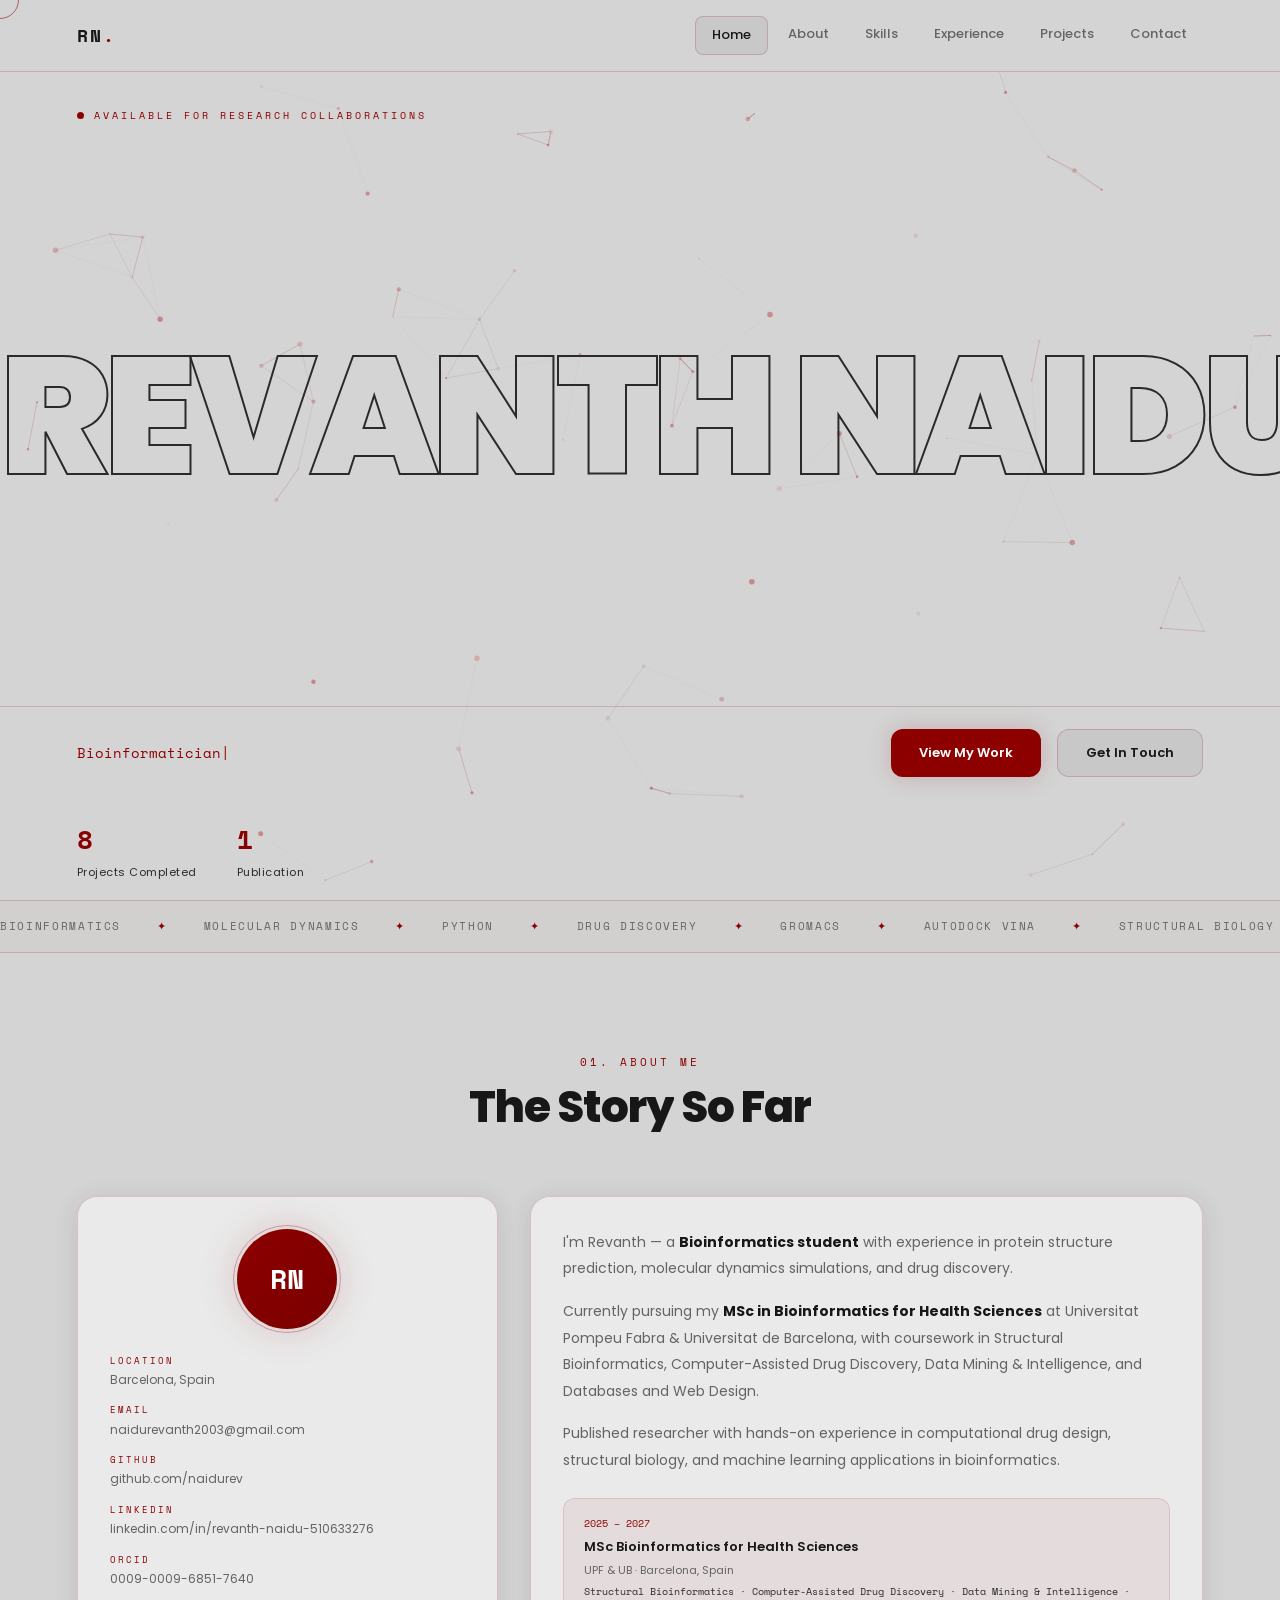
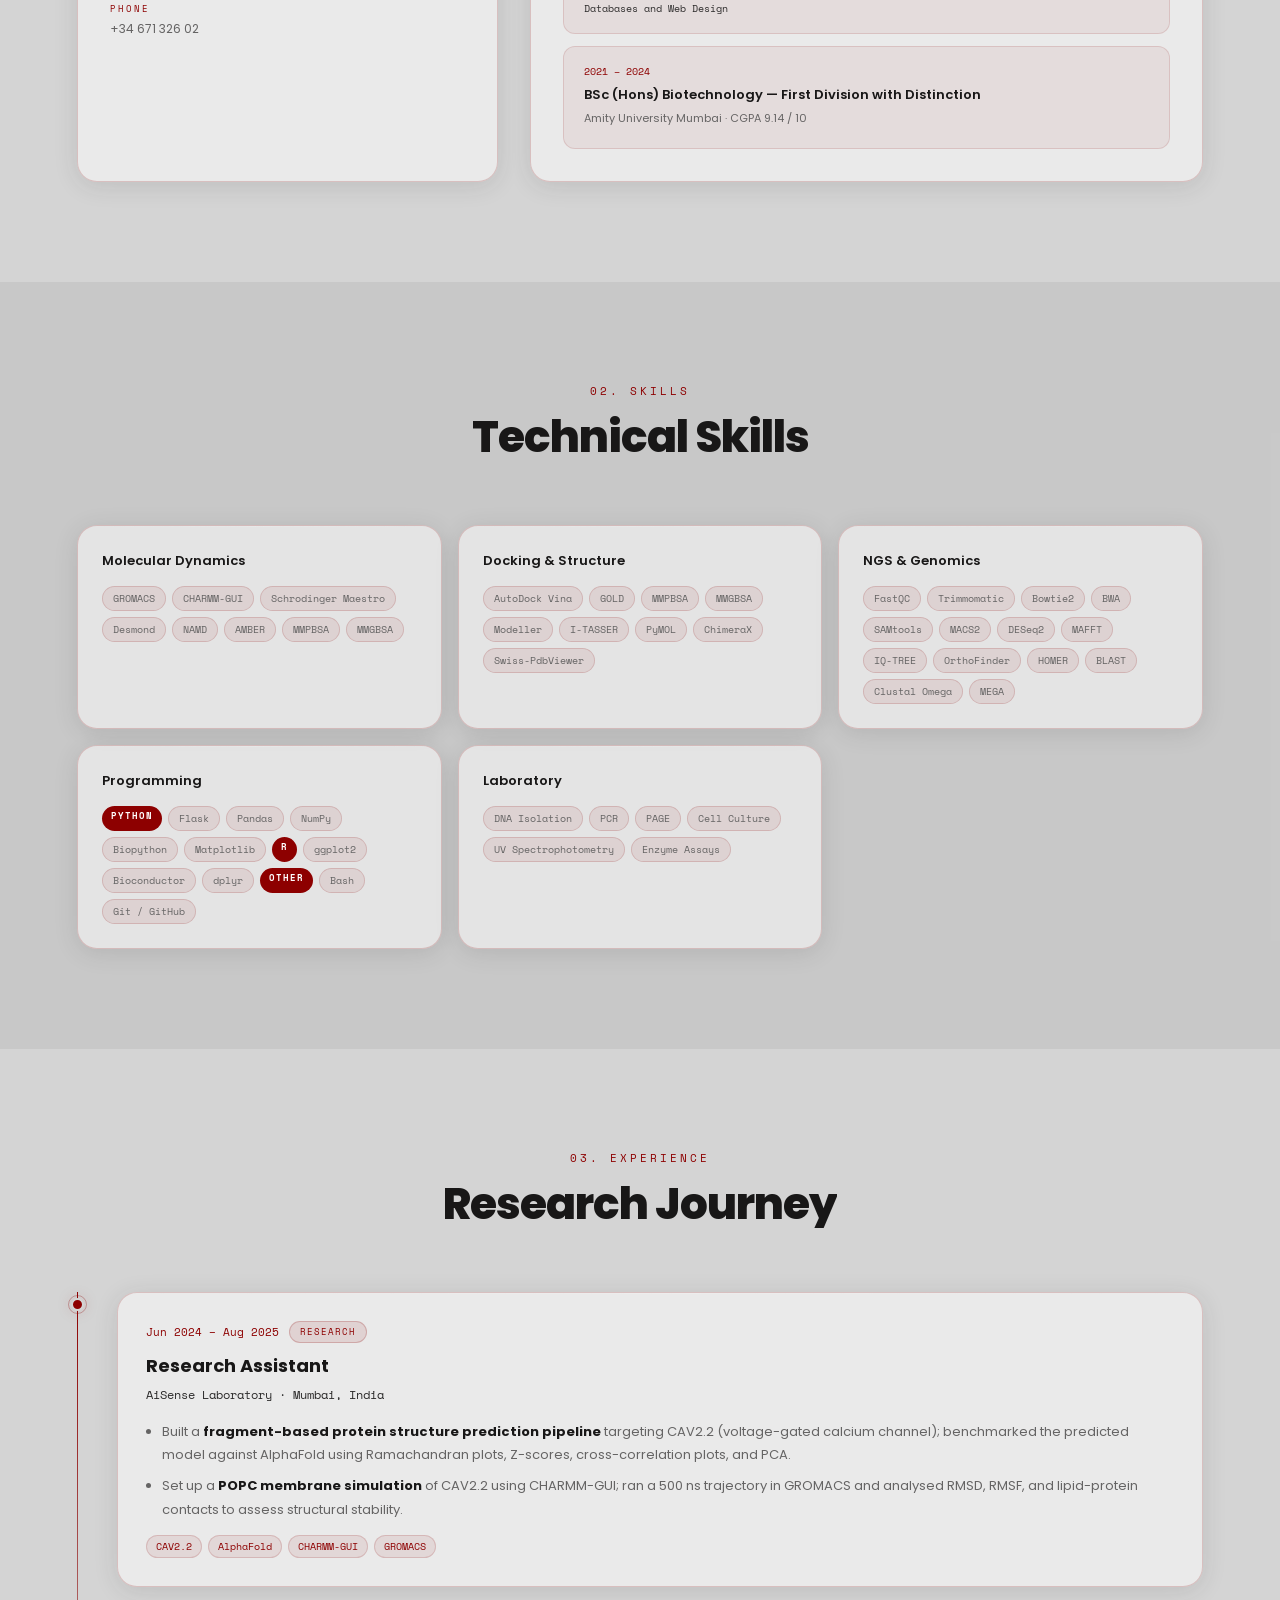
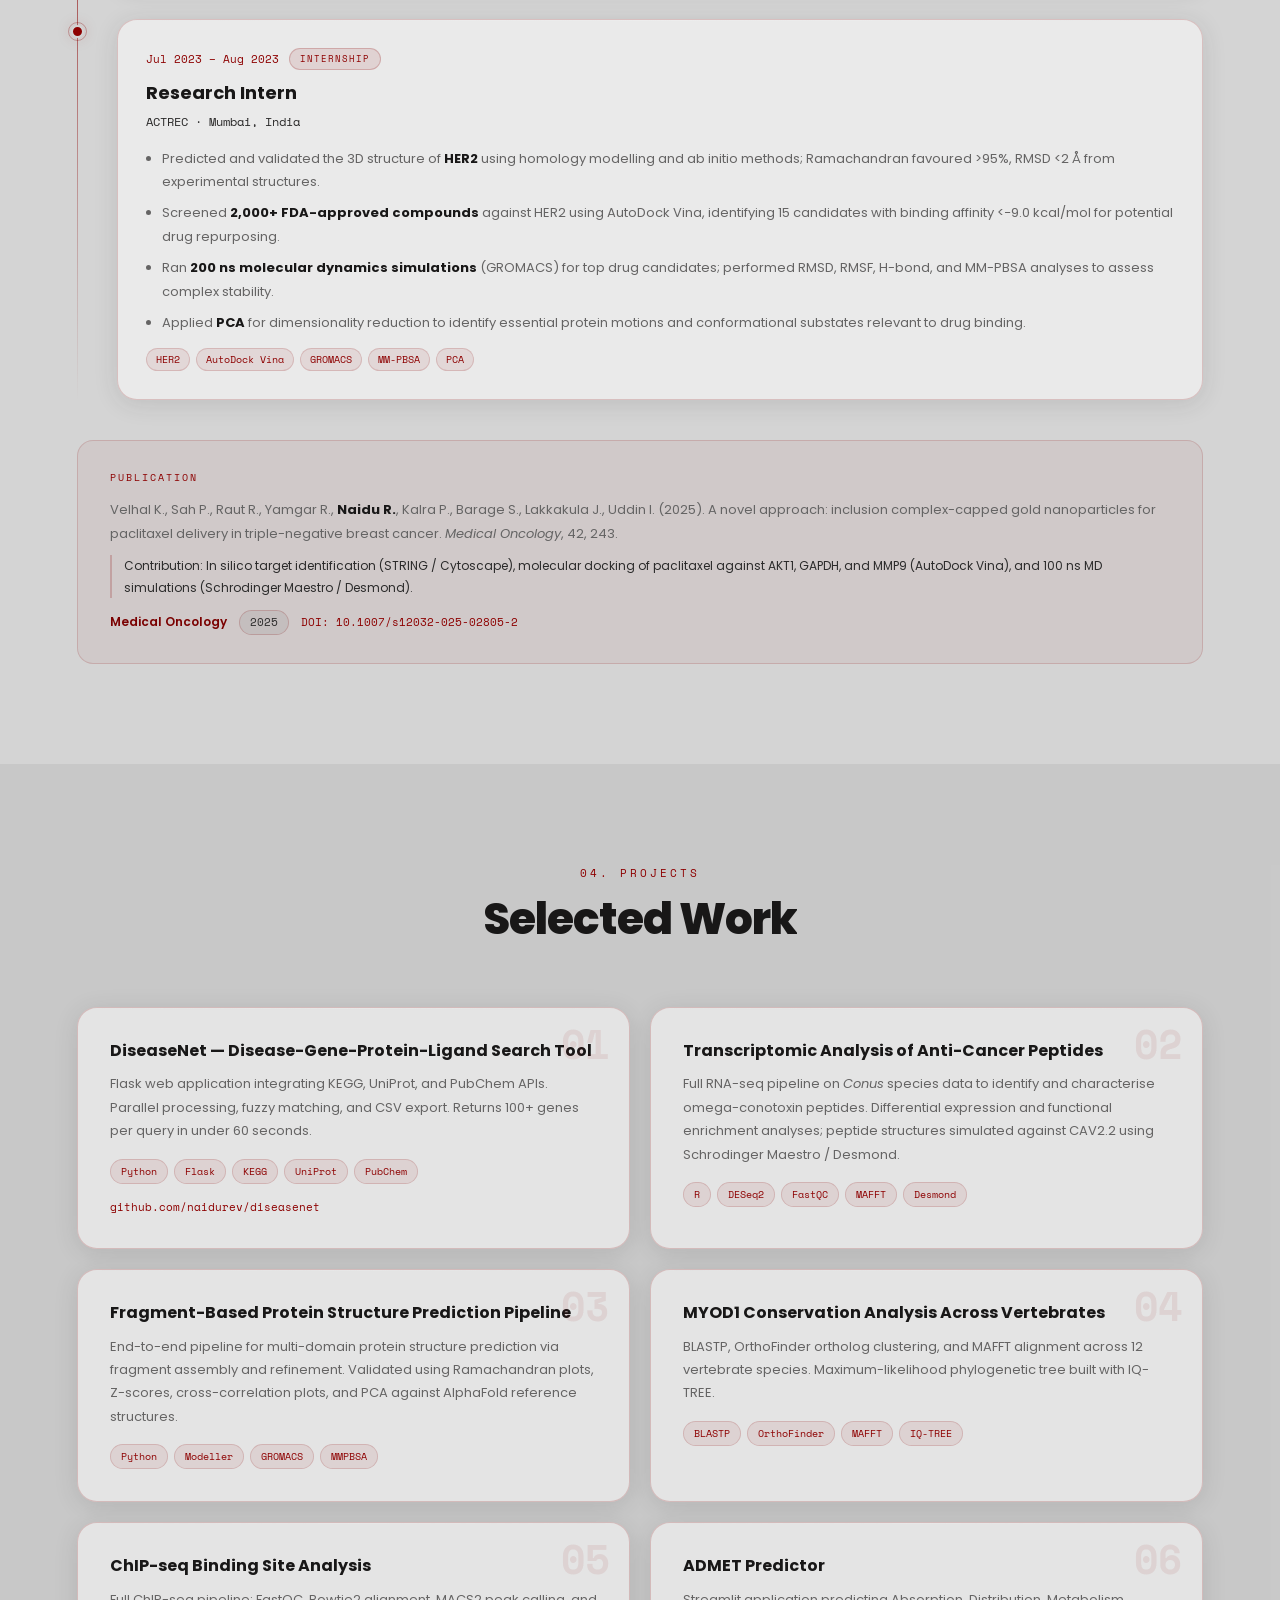
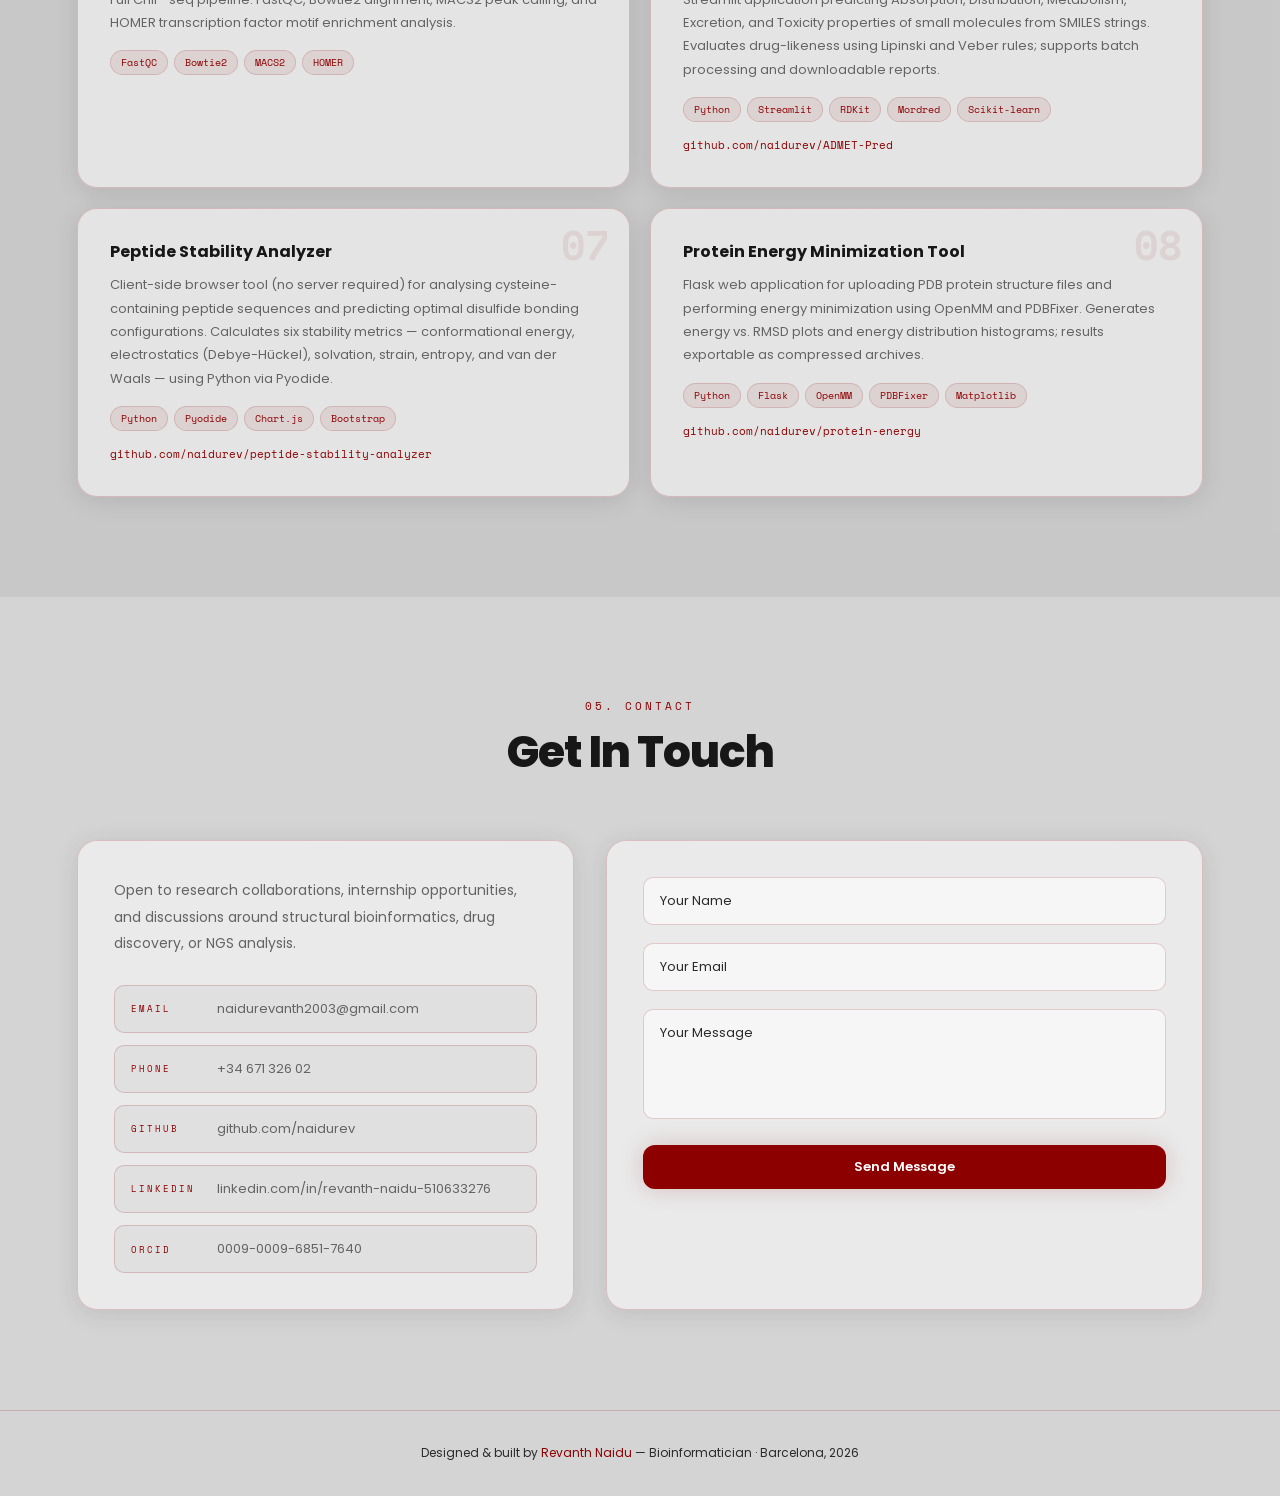
<file: index.html>
<!DOCTYPE html>
<html lang="en">
<head>
    <meta charset="UTF-8">
    <meta name="viewport" content="width=device-width, initial-scale=1.0">
    <title>Revanth Naidu | Bioinformatician</title>
    <link rel="icon" type="image/svg+xml" href="data:image/svg+xml,%3Csvg xmlns='http://www.w3.org/2000/svg' viewBox='0 0 64 64'%3E%3Crect width='64' height='64' rx='12' fill='%23d4d4d4'/%3E%3Ctext x='6' y='44' font-family='monospace' font-weight='700' font-size='28' fill='%23181717'%3ERN%3C/text%3E%3Ctext x='52' y='44' font-family='monospace' font-weight='700' font-size='28' fill='%238d0000'%3E.%3C/text%3E%3C/svg%3E">
    <link rel="stylesheet" href="style.css">
    <link href="https://fonts.googleapis.com/css2?family=Poppins:wght@300;400;500;600;700;800;900&family=Space+Mono:wght@400;700&display=swap" rel="stylesheet">
</head>
<body>

    <canvas id="bgCanvas" style="position:fixed;top:0;left:0;width:100%;height:100%;z-index:0;pointer-events:none;"></canvas>

    <!-- NAV -->
    <header class="header" id="header">
        <a href="#home" class="logo">RN<span>.</span></a>
        <nav class="navbar">
            <a href="#home" class="nav-link active">Home</a>
            <a href="#about" class="nav-link">About</a>
            <a href="#skills" class="nav-link">Skills</a>
            <a href="#experience" class="nav-link">Experience</a>
            <a href="#projects" class="nav-link">Projects</a>
            <a href="#contact" class="nav-link">Contact</a>
        </nav>
        <div class="hamburger" id="hamburger"><span></span><span></span><span></span></div>
    </header>

    <!-- HERO -->
    <section class="hero" id="home">

        <!-- Badge -->
        <div class="hero-top">
            <div class="hero-badge">
                <div class="badge-dot"></div>
                Available for research collaborations
            </div>
        </div>

        <!-- Scrolling name marquee -->
        <div class="hero-name-row">
            <div class="hero-name-track">
                <span class="hero-name-item">REVANTH NAIDU</span><span class="hero-name-sep">◆</span>
                <span class="hero-name-item">REVANTH NAIDU</span><span class="hero-name-sep">◆</span>
                <span class="hero-name-item">REVANTH NAIDU</span><span class="hero-name-sep">◆</span>
                <span class="hero-name-item">REVANTH NAIDU</span><span class="hero-name-sep">◆</span>
            </div>
        </div>

        <!-- Bottom: typed role + CTA -->
        <div class="hero-bottom">
            <div class="hero-role">
                <span id="typed-text"></span><span class="cursor" style="color:var(--accent);animation:blink 0.8s step-end infinite">|</span>
            </div>
            <div class="hero-cta">
                <a href="#projects" class="btn btn-primary">View My Work</a>
                <a href="#contact" class="btn btn-outline">Get In Touch</a>
            </div>
        </div>

        <!-- Stats -->
        <div class="hero-stats">
            <div class="stat">
                <span class="stat-num"><span data-target="8">0</span></span>
                <span class="stat-label">Projects Completed</span>
            </div>
            <div class="stat">
                <span class="stat-num"><span data-target="1">0</span></span>
                <span class="stat-label">Publication</span>
            </div>
        </div>

    </section>

    <!-- MARQUEE BAND -->
    <div class="marquee-band">
        <div class="marquee-track">
            <span>Bioinformatics</span><span class="marquee-dot">✦</span>
            <span>Molecular Dynamics</span><span class="marquee-dot">✦</span>
            <span>Python</span><span class="marquee-dot">✦</span>
            <span>Drug Discovery</span><span class="marquee-dot">✦</span>
            <span>GROMACS</span><span class="marquee-dot">✦</span>
            <span>AutoDock Vina</span><span class="marquee-dot">✦</span>
            <span>Structural Biology</span><span class="marquee-dot">✦</span>
            <span>MMPBSA</span><span class="marquee-dot">✦</span>
            <span>RNA-seq</span><span class="marquee-dot">✦</span>
            <span>Barcelona</span><span class="marquee-dot">✦</span>
            <span>Bioinformatics</span><span class="marquee-dot">✦</span>
            <span>Molecular Dynamics</span><span class="marquee-dot">✦</span>
            <span>Python</span><span class="marquee-dot">✦</span>
            <span>Drug Discovery</span><span class="marquee-dot">✦</span>
            <span>GROMACS</span><span class="marquee-dot">✦</span>
            <span>AutoDock Vina</span><span class="marquee-dot">✦</span>
            <span>Structural Biology</span><span class="marquee-dot">✦</span>
            <span>MMGBSA</span><span class="marquee-dot">✦</span>
            <span>RNA-seq</span><span class="marquee-dot">✦</span>
            <span>Barcelona</span><span class="marquee-dot">✦</span>
        </div>
    </div>

    <!-- ABOUT -->
    <section class="section" id="about">
        <div class="section-header reveal">
            <span class="section-tag">01. About Me</span>
            <h2 class="section-title">The Story So Far</h2>
        </div>
        <div class="about-grid">
            <div class="glass-card about-info-card reveal">
                <div class="about-avatar-glass">RN</div>
                <div class="info-rows">
                    <div class="info-row"><span class="info-key">Location</span><span class="info-val">Barcelona, Spain</span></div>
                    <div class="info-row"><span class="info-key">Email</span><span class="info-val">naidurevanth2003@gmail.com</span></div>
                    <div class="info-row"><span class="info-key">GitHub</span><span class="info-val">github.com/naidurev</span></div>
                    <div class="info-row"><span class="info-key">LinkedIn</span><span class="info-val">linkedin.com/in/revanth-naidu-510633276</span></div>
                    <div class="info-row"><span class="info-key">ORCID</span><span class="info-val">0009-0009-6851-7640</span></div>
                    <div class="info-row"><span class="info-key">Phone</span><span class="info-val">+34 671 326 02</span></div>
                </div>
            </div>
            <div class="glass-card about-body reveal reveal-delay-1">
                <p>I'm Revanth — a <strong>Bioinformatics student</strong> with experience in protein structure prediction, molecular dynamics simulations, and drug discovery.</p>
                <p>Currently pursuing my <strong>MSc in Bioinformatics for Health Sciences</strong> at Universitat Pompeu Fabra &amp; Universitat de Barcelona, with coursework in Structural Bioinformatics, Computer-Assisted Drug Discovery, Data Mining &amp; Intelligence, and Databases and Web Design.</p>
                <p>Published researcher with hands-on experience in computational drug design, structural biology, and machine learning applications in bioinformatics.</p>
                <div class="edu-cards">
                    <div class="edu-card">
                        <div class="edu-year">2025 – 2027</div>
                        <div class="edu-degree">MSc Bioinformatics for Health Sciences</div>
                        <div class="edu-school">UPF &amp; UB · Barcelona, Spain</div>
                        <div class="edu-courses">Structural Bioinformatics · Computer-Assisted Drug Discovery · Data Mining &amp; Intelligence · Databases and Web Design</div>
                    </div>
                    <div class="edu-card">
                        <div class="edu-year">2021 – 2024</div>
                        <div class="edu-degree">BSc (Hons) Biotechnology — First Division with Distinction</div>
                        <div class="edu-school">Amity University Mumbai · CGPA 9.14 / 10</div>
                    </div>
                </div>
            </div>
        </div>
    </section>

    <!-- SKILLS -->
    <section class="section section-alt" id="skills">
        <div class="section-header reveal">
            <span class="section-tag">02. Skills</span>
            <h2 class="section-title">Technical Skills</h2>
        </div>
        <div class="skills-grid">
            <div class="glass-card skill-card reveal">
                <h3>Molecular Dynamics</h3>
                <div class="skill-tags">
                    <span class="skill-tag">GROMACS</span><span class="skill-tag">CHARMM-GUI</span><span class="skill-tag">Schrodinger Maestro</span><span class="skill-tag">Desmond</span><span class="skill-tag">NAMD</span><span class="skill-tag">AMBER</span><span class="skill-tag">MMPBSA</span><span class="skill-tag">MMGBSA</span>
                </div>
            </div>
            <div class="glass-card skill-card reveal reveal-delay-1">
                <h3>Docking &amp; Structure</h3>
                <div class="skill-tags">
                    <span class="skill-tag">AutoDock Vina</span><span class="skill-tag">GOLD</span><span class="skill-tag">MMPBSA</span><span class="skill-tag">MMGBSA</span><span class="skill-tag">Modeller</span><span class="skill-tag">I-TASSER</span><span class="skill-tag">PyMOL</span><span class="skill-tag">ChimeraX</span><span class="skill-tag">Swiss-PdbViewer</span>
                </div>
            </div>
            <div class="glass-card skill-card reveal reveal-delay-2">
                <h3>NGS &amp; Genomics</h3>
                <div class="skill-tags">
                    <span class="skill-tag">FastQC</span><span class="skill-tag">Trimmomatic</span><span class="skill-tag">Bowtie2</span><span class="skill-tag">BWA</span><span class="skill-tag">SAMtools</span><span class="skill-tag">MACS2</span><span class="skill-tag">DESeq2</span><span class="skill-tag">MAFFT</span><span class="skill-tag">IQ-TREE</span><span class="skill-tag">OrthoFinder</span><span class="skill-tag">HOMER</span><span class="skill-tag">BLAST</span><span class="skill-tag">Clustal Omega</span><span class="skill-tag">MEGA</span>
                </div>
            </div>
            <div class="glass-card skill-card reveal reveal-delay-2">
                <h3>Programming</h3>
                <div class="skill-tags">
                    <span class="skill-lang">Python</span><span class="skill-tag">Flask</span><span class="skill-tag">Pandas</span><span class="skill-tag">NumPy</span><span class="skill-tag">Biopython</span><span class="skill-tag">Matplotlib</span>
                    <span class="skill-lang">R</span><span class="skill-tag">ggplot2</span><span class="skill-tag">Bioconductor</span><span class="skill-tag">dplyr</span>
                    <span class="skill-lang">Other</span><span class="skill-tag">Bash</span><span class="skill-tag">Git / GitHub</span>
                </div>
            </div>
            <div class="glass-card skill-card reveal reveal-delay-3">
                <h3>Laboratory</h3>
                <div class="skill-tags">
                    <span class="skill-tag">DNA Isolation</span><span class="skill-tag">PCR</span><span class="skill-tag">PAGE</span><span class="skill-tag">Cell Culture</span><span class="skill-tag">UV Spectrophotometry</span><span class="skill-tag">Enzyme Assays</span>
                </div>
            </div>
        </div>
    </section>

    <!-- EXPERIENCE -->
    <section class="section" id="experience">
        <div class="section-header reveal">
            <span class="section-tag">03. Experience</span>
            <h2 class="section-title">Research Journey</h2>
        </div>
        <div class="timeline">
            <div class="tl-item reveal">
                <div class="tl-dot"></div>
                <div class="glass-card tl-content">
                    <div class="tl-meta">
                        <span class="tl-date">Jun 2024 – Aug 2025</span>
                        <span class="tl-badge">Research</span>
                    </div>
                    <div class="tl-role">Research Assistant</div>
                    <div class="tl-org">AiSense Laboratory · Mumbai, India</div>
                    <ul class="tl-list">
                        <li>Built a <strong>fragment-based protein structure prediction pipeline</strong> targeting CAV2.2 (voltage-gated calcium channel); benchmarked the predicted model against AlphaFold using Ramachandran plots, Z-scores, cross-correlation plots, and PCA.</li>
                        <li>Set up a <strong>POPC membrane simulation</strong> of CAV2.2 using CHARMM-GUI; ran a 500 ns trajectory in GROMACS and analysed RMSD, RMSF, and lipid-protein contacts to assess structural stability.</li>
                    </ul>
                    <div class="tl-tags"><span class="tl-tag">CAV2.2</span><span class="tl-tag">AlphaFold</span><span class="tl-tag">CHARMM-GUI</span><span class="tl-tag">GROMACS</span></div>
                </div>
            </div>
            <div class="tl-item reveal reveal-delay-1">
                <div class="tl-dot"></div>
                <div class="glass-card tl-content">
                    <div class="tl-meta">
                        <span class="tl-date">Jul 2023 – Aug 2023</span>
                        <span class="tl-badge">Internship</span>
                    </div>
                    <div class="tl-role">Research Intern</div>
                    <div class="tl-org">ACTREC · Mumbai, India</div>
                    <ul class="tl-list">
                        <li>Predicted and validated the 3D structure of <strong>HER2</strong> using homology modelling and ab initio methods; Ramachandran favoured &gt;95%, RMSD &lt;2 Å from experimental structures.</li>
                        <li>Screened <strong>2,000+ FDA-approved compounds</strong> against HER2 using AutoDock Vina, identifying 15 candidates with binding affinity &lt;−9.0 kcal/mol for potential drug repurposing.</li>
                        <li>Ran <strong>200 ns molecular dynamics simulations</strong> (GROMACS) for top drug candidates; performed RMSD, RMSF, H-bond, and MM-PBSA analyses to assess complex stability.</li>
                        <li>Applied <strong>PCA</strong> for dimensionality reduction to identify essential protein motions and conformational substates relevant to drug binding.</li>
                    </ul>
                    <div class="tl-tags"><span class="tl-tag">HER2</span><span class="tl-tag">AutoDock Vina</span><span class="tl-tag">GROMACS</span><span class="tl-tag">MM-PBSA</span><span class="tl-tag">PCA</span></div>
                </div>
            </div>
        </div>
        <div class="pub-card reveal">
            <div class="pub-label">Publication</div>
            <p class="pub-text">Velhal K., Sah P., Raut R., Yamgar R., <strong>Naidu R.</strong>, Kalra P., Barage S., Lakkakula J., Uddin I. (2025). A novel approach: inclusion complex-capped gold nanoparticles for paclitaxel delivery in triple-negative breast cancer. <em>Medical Oncology</em>, 42, 243.</p>
            <p class="pub-contrib">Contribution: In silico target identification (STRING / Cytoscape), molecular docking of paclitaxel against AKT1, GAPDH, and MMP9 (AutoDock Vina), and 100 ns MD simulations (Schrodinger Maestro / Desmond).</p>
            <div class="pub-meta">
                <span class="pub-journal">Medical Oncology</span>
                <span class="pub-year">2025</span>
                <a href="https://doi.org/10.1007/s12032-025-02805-2" class="pub-doi" target="_blank" rel="noopener">DOI: 10.1007/s12032-025-02805-2</a>
            </div>
        </div>
    </section>

    <!-- PROJECTS -->
    <section class="section section-alt" id="projects">
        <div class="section-header reveal">
            <span class="section-tag">04. Projects</span>
            <h2 class="section-title">Selected Work</h2>
        </div>
        <div class="projects-grid">
            <div class="glass-card reveal">
                <div class="proj-num">01</div>
                <div class="proj-card-inner">
                    <div class="proj-title">DiseaseNet — Disease-Gene-Protein-Ligand Search Tool</div>
                    <p class="proj-desc">Flask web application integrating KEGG, UniProt, and PubChem APIs. Parallel processing, fuzzy matching, and CSV export. Returns 100+ genes per query in under 60 seconds.</p>
                    <div class="proj-tags"><span class="proj-tag">Python</span><span class="proj-tag">Flask</span><span class="proj-tag">KEGG</span><span class="proj-tag">UniProt</span><span class="proj-tag">PubChem</span></div>
                    <a href="https://github.com/naidurev/diseasenet" class="proj-link" target="_blank" rel="noopener">github.com/naidurev/diseasenet</a>
                </div>
            </div>
            <div class="glass-card reveal reveal-delay-1">
                <div class="proj-num">02</div>
                <div class="proj-card-inner">
                    <div class="proj-title">Transcriptomic Analysis of Anti-Cancer Peptides</div>
                    <p class="proj-desc">Full RNA-seq pipeline on <em>Conus</em> species data to identify and characterise omega-conotoxin peptides. Differential expression and functional enrichment analyses; peptide structures simulated against CAV2.2 using Schrodinger Maestro / Desmond.</p>
                    <div class="proj-tags"><span class="proj-tag">R</span><span class="proj-tag">DESeq2</span><span class="proj-tag">FastQC</span><span class="proj-tag">MAFFT</span><span class="proj-tag">Desmond</span></div>
                </div>
            </div>
            <div class="glass-card reveal reveal-delay-2">
                <div class="proj-num">03</div>
                <div class="proj-card-inner">
                    <div class="proj-title">Fragment-Based Protein Structure Prediction Pipeline</div>
                    <p class="proj-desc">End-to-end pipeline for multi-domain protein structure prediction via fragment assembly and refinement. Validated using Ramachandran plots, Z-scores, cross-correlation plots, and PCA against AlphaFold reference structures.</p>
                    <div class="proj-tags"><span class="proj-tag">Python</span><span class="proj-tag">Modeller</span><span class="proj-tag">GROMACS</span><span class="proj-tag">MMPBSA</span></div>
                </div>
            </div>
            <div class="glass-card reveal reveal-delay-3">
                <div class="proj-num">04</div>
                <div class="proj-card-inner">
                    <div class="proj-title">MYOD1 Conservation Analysis Across Vertebrates</div>
                    <p class="proj-desc">BLASTP, OrthoFinder ortholog clustering, and MAFFT alignment across 12 vertebrate species. Maximum-likelihood phylogenetic tree built with IQ-TREE.</p>
                    <div class="proj-tags"><span class="proj-tag">BLASTP</span><span class="proj-tag">OrthoFinder</span><span class="proj-tag">MAFFT</span><span class="proj-tag">IQ-TREE</span></div>
                </div>
            </div>
            <div class="glass-card reveal">
                <div class="proj-num">05</div>
                <div class="proj-card-inner">
                    <div class="proj-title">ChIP-seq Binding Site Analysis</div>
                    <p class="proj-desc">Full ChIP-seq pipeline: FastQC, Bowtie2 alignment, MACS2 peak calling, and HOMER transcription factor motif enrichment analysis.</p>
                    <div class="proj-tags"><span class="proj-tag">FastQC</span><span class="proj-tag">Bowtie2</span><span class="proj-tag">MACS2</span><span class="proj-tag">HOMER</span></div>
                </div>
            </div>
            <div class="glass-card reveal reveal-delay-1">
                <div class="proj-num">06</div>
                <div class="proj-card-inner">
                    <div class="proj-title">ADMET Predictor</div>
                    <p class="proj-desc">Streamlit application predicting Absorption, Distribution, Metabolism, Excretion, and Toxicity properties of small molecules from SMILES strings. Evaluates drug-likeness using Lipinski and Veber rules; supports batch processing and downloadable reports.</p>
                    <div class="proj-tags"><span class="proj-tag">Python</span><span class="proj-tag">Streamlit</span><span class="proj-tag">RDKit</span><span class="proj-tag">Mordred</span><span class="proj-tag">Scikit-learn</span></div>
                    <a href="https://github.com/naidurev/ADMET-Pred" class="proj-link" target="_blank" rel="noopener">github.com/naidurev/ADMET-Pred</a>
                </div>
            </div>
            <div class="glass-card reveal reveal-delay-2">
                <div class="proj-num">07</div>
                <div class="proj-card-inner">
                    <div class="proj-title">Peptide Stability Analyzer</div>
                    <p class="proj-desc">Client-side browser tool (no server required) for analysing cysteine-containing peptide sequences and predicting optimal disulfide bonding configurations. Calculates six stability metrics — conformational energy, electrostatics (Debye-Hückel), solvation, strain, entropy, and van der Waals — using Python via Pyodide.</p>
                    <div class="proj-tags"><span class="proj-tag">Python</span><span class="proj-tag">Pyodide</span><span class="proj-tag">Chart.js</span><span class="proj-tag">Bootstrap</span></div>
                    <a href="https://github.com/naidurev/peptide-stability-analyzer" class="proj-link" target="_blank" rel="noopener">github.com/naidurev/peptide-stability-analyzer</a>
                </div>
            </div>
            <div class="glass-card reveal reveal-delay-3">
                <div class="proj-num">08</div>
                <div class="proj-card-inner">
                    <div class="proj-title">Protein Energy Minimization Tool</div>
                    <p class="proj-desc">Flask web application for uploading PDB protein structure files and performing energy minimization using OpenMM and PDBFixer. Generates energy vs. RMSD plots and energy distribution histograms; results exportable as compressed archives.</p>
                    <div class="proj-tags"><span class="proj-tag">Python</span><span class="proj-tag">Flask</span><span class="proj-tag">OpenMM</span><span class="proj-tag">PDBFixer</span><span class="proj-tag">Matplotlib</span></div>
                    <a href="https://github.com/naidurev/protein-energy" class="proj-link" target="_blank" rel="noopener">github.com/naidurev/protein-energy</a>
                </div>
            </div>
        </div>
    </section>

    <!-- CONTACT -->
    <section class="section" id="contact">
        <div class="section-header reveal">
            <span class="section-tag">05. Contact</span>
            <h2 class="section-title">Get In Touch</h2>
        </div>
        <div class="contact-grid">
            <div class="glass-card contact-info reveal">
                <p>Open to research collaborations, internship opportunities, and discussions around structural bioinformatics, drug discovery, or NGS analysis.</p>
                <div class="contact-links">
                    <a href="mailto:naidurevanth2003@gmail.com" class="contact-row"><span class="contact-key">Email</span><span>naidurevanth2003@gmail.com</span></a>
                    <a href="tel:+34671326002" class="contact-row"><span class="contact-key">Phone</span><span>+34 671 326 02</span></a>
                    <a href="https://github.com/naidurev" class="contact-row" target="_blank" rel="noopener"><span class="contact-key">GitHub</span><span>github.com/naidurev</span></a>
                    <a href="https://www.linkedin.com/in/revanth-naidu-510633276" class="contact-row" target="_blank" rel="noopener"><span class="contact-key">LinkedIn</span><span>linkedin.com/in/revanth-naidu-510633276</span></a>
                    <div class="contact-row"><span class="contact-key">ORCID</span><span>0009-0009-6851-7640</span></div>
                </div>
            </div>
            <div class="glass-card contact-form-wrap reveal reveal-delay-1">
                <form id="contactForm">
                    <div class="form-group">
                        <input type="text" class="form-input" placeholder="Your Name" required>
                    </div>
                    <div class="form-group">
                        <input type="email" class="form-input" placeholder="Your Email" required>
                    </div>
                    <div class="form-group">
                        <textarea class="form-input form-textarea" placeholder="Your Message" required></textarea>
                    </div>
                    <button type="submit" class="btn btn-primary btn-full">Send Message</button>
                </form>
            </div>
        </div>
    </section>

    <footer class="footer">
        <p>Designed &amp; built by <span>Revanth Naidu</span> &mdash; Bioinformatician &middot; Barcelona, 2026</p>
    </footer>

    <button class="scroll-top" id="scrollTop">↑</button>

    <!-- CUSTOM CURSOR ELEMENTS -->
    <div id="cursor-dot"></div>
    <div id="cursor-ring"></div>

    <style>
        @keyframes blink { 0%,100%{opacity:1} 50%{opacity:0} }
        .skill-card { padding: 24px; }
    </style>

    <script>
    // Typed effect
    (function() {
        const el = document.getElementById('typed-text');
        if (!el) return;
        const words = ['Bioinformatician', 'Structural Bioinformatician', 'Drug Discovery Researcher', 'NGS Data Analyst', 'Protein Structure Predictor'];
        let wi = 0, ci = 0, del = false, pausing = false;
        function type() {
            const cur = words[wi];
            if (!del) {
                el.textContent = cur.slice(0, ++ci);
                if (ci === cur.length) { pausing = true; setTimeout(() => { pausing = false; del = true; }, 2000); return; }
            } else {
                el.textContent = cur.slice(0, --ci);
                if (ci === 0) { del = false; wi = (wi + 1) % words.length; }
            }
            if (!pausing) setTimeout(type, del ? 50 : 85);
        }
        setTimeout(type, 600);
    })();

    // Reveal
    const revObs = new IntersectionObserver(entries => {
        entries.forEach(e => { if (e.isIntersecting) e.target.classList.add('visible'); });
    }, { threshold: 0.1 });
    document.querySelectorAll('.reveal').forEach(el => revObs.observe(el));

    // Header / nav / scroll top
    window.addEventListener('scroll', () => {
        document.getElementById('scrollTop')?.classList.toggle('visible', window.scrollY > 400);
        let current = '';
        document.querySelectorAll('section[id]').forEach(s => {
            if (window.scrollY >= s.offsetTop - 100) current = s.id;
        });
        document.querySelectorAll('.nav-link').forEach(l => {
            l.classList.toggle('active', l.getAttribute('href') === '#' + current);
        });
    }, { passive: true });

    document.getElementById('scrollTop')?.addEventListener('click', () => window.scrollTo({ top: 0, behavior: 'smooth' }));

    // Counters
    document.querySelectorAll('[data-target]').forEach(el => {
        const obs = new IntersectionObserver(entries => {
            entries.forEach(e => {
                if (!e.isIntersecting) return;
                const target = parseInt(el.dataset.target);
                const start = performance.now();
                (function step(now) {
                    const p = Math.min((now - start) / 1800, 1);
                    el.textContent = Math.floor(p * p * target);
                    if (p < 1) requestAnimationFrame(step);
                    else el.textContent = target;
                })(start);
                obs.unobserve(el);
            });
        }, { threshold: 0.5 });
        obs.observe(el);
    });

    // Form
    document.getElementById('contactForm')?.addEventListener('submit', e => {
        e.preventDefault();
        const btn = e.target.querySelector('button');
        const orig = btn.textContent;
        btn.textContent = 'Message Sent';
        btn.style.background = 'rgba(52,211,153,0.8)';
        setTimeout(() => { btn.textContent = orig; btn.style.background = ''; e.target.reset(); }, 3000);
    });

    // Hamburger
    document.getElementById('hamburger')?.addEventListener('click', () => {
        document.querySelector('.navbar').classList.toggle('open');
    });
    </script>

    <script>
    /* ===== CUSTOM CURSOR ===== */
    (function () {
        const dot  = document.getElementById('cursor-dot');
        const ring = document.getElementById('cursor-ring');
        if (!dot || !ring) return;
        // Hide on touch / pointer:coarse devices
        if (window.matchMedia('(hover: none)').matches) {
            dot.style.display = 'none';
            ring.style.display = 'none';
            return;
        }
        let mx = 0, my = 0, rx = 0, ry = 0;
        document.addEventListener('mousemove', e => {
            mx = e.clientX; my = e.clientY;
            dot.style.left = mx + 'px';
            dot.style.top  = my + 'px';
        });
        (function animRing() {
            rx += (mx - rx) * 0.12;
            ry += (my - ry) * 0.12;
            ring.style.left = rx + 'px';
            ring.style.top  = ry + 'px';
            requestAnimationFrame(animRing);
        })();
        const hoverEls = document.querySelectorAll(
            'a, button, .glass-card, .nav-link, .scroll-top, .marquee-track span'
        );
        hoverEls.forEach(el => {
            el.addEventListener('mouseenter', () => document.body.classList.add('cursor-hover'));
            el.addEventListener('mouseleave', () => document.body.classList.remove('cursor-hover'));
        });
    })();
    </script>

    <script>
    /* ===== SPLIT-TEXT HEADING REVEAL ===== */
    (function () {
        document.querySelectorAll('.section-title').forEach(title => {
            const words = title.textContent.trim().split(/\s+/);
            title.innerHTML = words
                .map(w => `<span class="word-reveal"><span>${w}</span></span>`)
                .join(' ');
        });

        const wordObs = new IntersectionObserver(entries => {
            entries.forEach(e => {
                if (!e.isIntersecting) return;
                const words = e.target.querySelectorAll('.word-reveal');
                words.forEach((wr, i) => {
                    setTimeout(() => wr.classList.add('visible'), i * 90);
                });
                wordObs.unobserve(e.target);
            });
        }, { threshold: 0.25 });

        document.querySelectorAll('.section-header').forEach(h => wordObs.observe(h));
    })();
    </script>

    <script>
    /* ===== FLOATING "VIEW →" BUTTON ON PROJECT CARDS ===== */
    (function () {
        document.querySelectorAll('.projects-grid .glass-card').forEach(card => {
            // Create and inject the floating button
            const btn = document.createElement('div');
            btn.className = 'proj-view-btn';
            btn.textContent = 'View →';
            card.appendChild(btn);

            card.addEventListener('mousemove', e => {
                const r = card.getBoundingClientRect();
                btn.style.left = (e.clientX - r.left) + 'px';
                btn.style.top  = (e.clientY - r.top)  + 'px';
            });
        });
    })();
    </script>

    <script>
    /* =============================================
       PARTICLE NETWORK — Glass Theme (optimised)
       Key changes vs original:
         • window.innerWidth/Height for reliable canvas size
         • particle count capped at 80 (was 130)
         • connectParticles batched into 5 alpha buckets
           → ~5 ctx.stroke() calls instead of ~8000/frame
         • connectMouse batched into 4 buckets, no gradients
         • draw() halo via plain fill, no radialGradient
         • squared-distance fast-reject before sqrt
       ============================================= */
    (function () {
        const canvas = document.getElementById('bgCanvas');
        const ctx    = canvas.getContext('2d');

        const RGB       = '141, 0, 0';        /* --accent graphite red  */
        const RGB_LIGHT = '180, 30, 30';     /* --accent-2 lighter red */

        let W, H, particles;
        const mouse = { x: null, y: null, radius: 140 };

        /* ---- resize: window dimensions = reliable for position:fixed canvas ---- */
        function resize() {
            W = canvas.width  = window.innerWidth;
            H = canvas.height = window.innerHeight;
        }
        window.addEventListener('resize', () => { resize(); spawnParticles(); });

        /* ---- mouse: canvas covers full viewport so clientX/Y are correct ---- */
        window.addEventListener('mousemove', e => { mouse.x = e.clientX; mouse.y = e.clientY; });
        window.addEventListener('mouseleave', () => { mouse.x = null; mouse.y = null; });

        /* ---- particle ---- */
        function Particle() {
            this.x    = Math.random() * W;
            this.y    = Math.random() * H;
            this.vx   = (Math.random() - 0.5) * 0.55;
            this.vy   = (Math.random() - 0.5) * 0.55;
            this.base = Math.random() * 2 + 0.8;
            this.r    = this.base;
            this.a    = Math.random() * 0.5 + 0.15;
            this.pulseOffset = Math.random() * Math.PI * 2;
        }

        Particle.prototype.update = function (t) {
            if (mouse.x !== null) {
                const dx    = this.x - mouse.x;
                const dy    = this.y - mouse.y;
                const dist2 = dx * dx + dy * dy;
                const mr2   = mouse.radius * mouse.radius;
                if (dist2 < mr2 && dist2 > 0.25) {
                    const dist  = Math.sqrt(dist2);
                    const force = (1 - dist / mouse.radius) * 3;
                    this.x += (dx / dist) * force;
                    this.y += (dy / dist) * force;
                    this.r  = this.base + (1 - dist / mouse.radius) * 4;
                } else {
                    this.r += (this.base - this.r) * 0.08;
                }
            }
            /* gentle idle pulse */
            this.a  = 0.25 + Math.sin(t * 0.0008 + this.pulseOffset) * 0.18;
            this.x += this.vx;
            this.y += this.vy;
            if (this.x < 0) this.x = W;
            if (this.x > W) this.x = 0;
            if (this.y < 0) this.y = H;
            if (this.y > H) this.y = 0;
        };

        Particle.prototype.draw = function () {
            /* halo: plain semi-transparent fill, no radialGradient allocation */
            if (this.r > this.base + 1) {
                ctx.beginPath();
                ctx.arc(this.x, this.y, this.r * 5, 0, Math.PI * 2);
                ctx.fillStyle = `rgba(${RGB_LIGHT}, ${this.a * 0.10})`;
                ctx.fill();
            }
            ctx.beginPath();
            ctx.arc(this.x, this.y, this.r, 0, Math.PI * 2);
            ctx.fillStyle = `rgba(${RGB_LIGHT}, ${this.a})`;
            ctx.fill();
        };

        /* ---- spawn ---- */
        function spawnParticles() {
            const count = Math.min(80, Math.floor((W * H) / 14000));
            particles   = Array.from({ length: count }, () => new Particle());
        }

        /* ---- connect particles — batched by proximity bucket ----
           Before: ~8000 individual beginPath/stroke calls @ 130 particles
           After:  5 stroke calls total, regardless of particle count       */
        const P2P_MAX   = 120;
        const P2P_MAX2  = P2P_MAX * P2P_MAX;
        const P2P_N     = 5;    /* alpha buckets */

        function connectParticles() {
            const segs = [[], [], [], [], []];

            for (let i = 0; i < particles.length; i++) {
                const pi = particles[i];
                for (let j = i + 1; j < particles.length; j++) {
                    const pj = particles[j];
                    const dx = pi.x - pj.x;
                    const dy = pi.y - pj.y;
                    const d2 = dx * dx + dy * dy;
                    if (d2 < P2P_MAX2) {
                        const ratio  = 1 - Math.sqrt(d2) / P2P_MAX;
                        const bucket = Math.min(P2P_N - 1, (ratio * P2P_N) | 0);
                        const s      = segs[bucket];
                        s.push(pi.x, pi.y, pj.x, pj.y);
                    }
                }
            }

            for (let b = 0; b < P2P_N; b++) {
                const s = segs[b];
                if (!s.length) continue;
                const ratio = (b + 0.5) / P2P_N;
                ctx.beginPath();
                ctx.strokeStyle = `rgba(${RGB}, ${ratio * 0.28})`;
                ctx.lineWidth   = ratio * 1.2;
                for (let k = 0; k < s.length; k += 4) {
                    ctx.moveTo(s[k], s[k + 1]);
                    ctx.lineTo(s[k + 2], s[k + 3]);
                }
                ctx.stroke();
            }
        }

        /* ---- connect to mouse — batched, no gradient objects ---- */
        const M2P_MAX   = 160;
        const M2P_MAX2  = M2P_MAX * M2P_MAX;
        const M2P_N     = 4;

        function connectMouse() {
            if (mouse.x === null) return;

            /* soft cursor halo — plain fill, no radialGradient */
            ctx.beginPath();
            ctx.arc(mouse.x, mouse.y, 28, 0, Math.PI * 2);
            ctx.fillStyle = `rgba(${RGB_LIGHT}, 0.10)`;
            ctx.fill();

            const segs = [[], [], [], []];
            particles.forEach(p => {
                const dx  = p.x - mouse.x;
                const dy  = p.y - mouse.y;
                const d2  = dx * dx + dy * dy;
                if (d2 < M2P_MAX2) {
                    const ratio  = 1 - Math.sqrt(d2) / M2P_MAX;
                    const bucket = Math.min(M2P_N - 1, (ratio * M2P_N) | 0);
                    segs[bucket].push(mouse.x, mouse.y, p.x, p.y);
                }
            });

            for (let b = 0; b < M2P_N; b++) {
                const s = segs[b];
                if (!s.length) continue;
                const ratio = (b + 0.5) / M2P_N;
                ctx.beginPath();
                ctx.strokeStyle = `rgba(${RGB_LIGHT}, ${ratio * 0.55})`;
                ctx.lineWidth   = ratio * 1.6;
                for (let k = 0; k < s.length; k += 4) {
                    ctx.moveTo(s[k], s[k + 1]);
                    ctx.lineTo(s[k + 2], s[k + 3]);
                }
                ctx.stroke();
            }
        }

        /* ---- loop ---- */
        function loop(t) {
            ctx.clearRect(0, 0, W, H);
            particles.forEach(p => p.update(t));
            connectParticles();
            connectMouse();
            particles.forEach(p => p.draw());
            requestAnimationFrame(loop);
        }

        resize();
        spawnParticles();
        requestAnimationFrame(loop);
    })();
    </script>
</body>
</html>
</file>
<file: style.css>
/* =============================================
   GRAPHITE THEME — Editorial Light / Grey
   ============================================= */

@import url('https://fonts.googleapis.com/css2?family=Poppins:wght@300;400;500;600;700;800;900&family=Space+Mono:wght@400;700&display=swap');

*, *::before, *::after { margin: 0; padding: 0; box-sizing: border-box; cursor: none !important; }

:root {
    --bg: #d4d4d4;
    --accent: #8d0000;
    --accent-2: #7a0000;
    --accent-3: #620000;
    --glow: rgba(141, 0, 0, 0.18);
    --glow-strong: rgba(141, 0, 0, 0.35);
    --glass-bg: rgba(24, 23, 23, 0.06);
    --glass-border: rgba(141, 0, 0, 0.18);
    --glass-hover: rgba(141, 0, 0, 0.08);
    --text: #181717;
    --text-muted: #656464;
    --text-faint: #2b2a2a;
    --font: 'Poppins', sans-serif;
    --mono: 'Space Mono', monospace;
    --transition: 0.35s cubic-bezier(0.4, 0, 0.2, 1);
}

html { scroll-behavior: smooth; scroll-padding-top: 76px; }

body {
    background: var(--bg);
    color: var(--text);
    font-family: var(--font);
    line-height: 1.7;
    overflow-x: hidden;
    position: relative;
}

::selection { background: var(--accent); color: #000; }
::-webkit-scrollbar { width: 4px; }
::-webkit-scrollbar-thumb { background: var(--accent); border-radius: 2px; }

/* background handled by particle canvas */

/* ===== NAV ===== */
.header {
    position: fixed;
    top: 0; left: 0;
    width: 100%;
    padding: 0 6%;
    height: 72px;
    display: flex;
    align-items: center;
    justify-content: space-between;
    z-index: 100;
    background: rgba(212, 212, 212, 0.92);
    backdrop-filter: blur(10px);
    -webkit-backdrop-filter: blur(10px);
    border-bottom: 1px solid var(--glass-border);
}

.logo {
    font-family: var(--mono);
    font-size: 18px;
    font-weight: 700;
    color: var(--text);
    text-decoration: none;
    letter-spacing: 2px;
}
.logo span { color: var(--accent); }

.navbar { display: flex; gap: 4px; }
.nav-link {
    font-size: 13px;
    font-weight: 500;
    color: var(--text-muted);
    text-decoration: none;
    padding: 7px 16px;
    border-radius: 8px;
    transition: var(--transition);
}
.nav-link:hover, .nav-link.active {
    color: var(--text);
    background: var(--glass-bg);
    border: 1px solid var(--glass-border);
}

.hamburger { display: none; flex-direction: column; gap: 5px; cursor: pointer; }
.hamburger span { display: block; width: 22px; height: 1.5px; background: var(--text); transition: var(--transition); }

/* ===== HERO — Alex Graham scrolling marquee style ===== */
.hero {
    height: 100vh;
    min-height: 600px;
    display: flex;
    flex-direction: column;
    overflow: hidden;
    position: relative;
    z-index: 1;
}

/* Top: badge */
.hero-top {
    flex-shrink: 0;
    padding: 100px 6% 0;
    opacity: 0;
    animation: heroFadeUp 0.5s ease 0.15s forwards;
}
.hero-badge {
    display: inline-flex;
    align-items: center;
    gap: 10px;
    font-family: var(--mono);
    font-size: 10px;
    color: var(--accent);
    letter-spacing: 3px;
    text-transform: uppercase;
}
.badge-dot {
    width: 7px; height: 7px;
    border-radius: 50%;
    background: var(--accent);
    animation: pulse-dot 1.8s ease-in-out infinite;
    flex-shrink: 0;
}
@keyframes pulse-dot { 0%,100%{opacity:1;transform:scale(1)} 50%{opacity:0.4;transform:scale(1.4)} }

/* Centre: scrolling name row */
.hero-name-row {
    flex: 1;
    display: flex;
    align-items: center;
    overflow: hidden;
    position: relative;
    min-height: 0;
}
.hero-name-track {
    display: flex;
    align-items: center;
    gap: 48px;
    width: max-content;
    animation: nameScroll 24s linear infinite;
    will-change: transform;
}
.hero-name-item {
    font-size: clamp(88px, 13vw, 180px);
    font-weight: 900;
    letter-spacing: -0.04em;
    text-transform: uppercase;
    color: transparent;
    -webkit-text-stroke: 2px #2b2a2a;
    paint-order: stroke fill;
    white-space: nowrap;
    line-height: 1;
    user-select: none;
}
.hero-name-sep {
    color: var(--accent);
    font-size: clamp(32px, 4vw, 64px);
    line-height: 1;
    flex-shrink: 0;
    opacity: 0.8;
}
@keyframes nameScroll {
    from { transform: translateX(0); }
    to   { transform: translateX(-50%); }
}
@keyframes heroFadeUp {
    from { opacity: 0; transform: translateY(14px); }
    to   { opacity: 1; transform: translateY(0); }
}

/* Photo — centred over the scrolling name */
.hero-photo-slot {
    position: absolute;
    top: 50%; left: 50%;
    transform: translate(-50%, -50%);
    z-index: 3;
    pointer-events: none;
}
.hero-photo-placeholder {
    width: 190px; height: 250px;
    background: rgba(141, 0, 0, 0.04);
    border: 1px dashed rgba(141, 0, 0, 0.18);
    border-radius: 120px;
    display: flex;
    align-items: center;
    justify-content: center;
    font-family: var(--mono);
    font-size: 28px;
    font-weight: 900;
    color: rgba(141, 0, 0, 0.22);
    letter-spacing: 6px;
}
.hero-photo {
    height: 72vh;
    width: auto;
    max-width: 42vw;
    object-fit: contain;
    object-position: top center;
    filter: drop-shadow(0 8px 40px rgba(43, 42, 42, 0.4)) contrast(1.3) brightness(1.05);
    display: block;
    mix-blend-mode: multiply;
}

/* Bottom: typed role + CTA */
.hero-bottom {
    flex-shrink: 0;
    display: flex;
    align-items: center;
    justify-content: space-between;
    padding: 22px 6%;
    border-top: 1px solid var(--glass-border);
    gap: 32px;
    flex-wrap: wrap;
    opacity: 0;
    animation: heroFadeUp 0.5s ease 0.4s forwards;
}
.hero-role {
    font-family: var(--mono);
    font-size: clamp(11px, 1.3vw, 14px);
    color: var(--text-muted);
    flex: 1;
    min-width: 180px;
}
.hero-role span { color: var(--accent); }
.hero-cta { display: flex; gap: 16px; flex-wrap: wrap; }

/* Buttons */
.btn {
    font-size: 13px;
    font-weight: 600;
    padding: 12px 28px;
    border-radius: 12px;
    text-decoration: none;
    transition: var(--transition);
    border: none;
    cursor: pointer !important;
    display: inline-flex;
    align-items: center;
    font-family: var(--font);
}
.btn-primary { background: var(--accent); color: #fff; box-shadow: 0 0 24px var(--glow); }
.btn-primary:hover { background: var(--accent-2); box-shadow: 0 0 40px var(--glow-strong); transform: translateY(-2px); }
.btn-outline { background: rgba(24,23,23,0.06); color: var(--text); border: 1px solid var(--glass-border); }
.btn-outline:hover { border-color: var(--accent); color: var(--accent); transform: translateY(-2px); }
.btn-full { width: 100%; justify-content: center; }

/* Stats */
.hero-stats {
    flex-shrink: 0;
    display: flex;
    gap: 40px;
    flex-wrap: wrap;
    padding: 18px 6%;
    opacity: 0;
    animation: heroFadeUp 0.5s ease 0.55s forwards;
}
.stat { display: flex; flex-direction: column; }
.stat-num {
    font-family: var(--mono);
    font-size: 26px;
    font-weight: 700;
    background: linear-gradient(135deg, var(--accent), var(--accent-2));
    -webkit-background-clip: text;
    -webkit-text-fill-color: transparent;
    background-clip: text;
}
.stat-label { font-size: 11px; color: var(--text-faint); letter-spacing: 0.5px; margin-top: 2px; }

/* ===== SECTION BASE ===== */
.section { padding: 100px 6%; position: relative; z-index: 1; }
.section-alt { background: rgba(24,23,23,0.06); }

.section-header { text-align: center; margin-bottom: 64px; }
.section-tag {
    font-family: var(--mono);
    font-size: 11px;
    color: var(--accent);
    letter-spacing: 3px;
    text-transform: uppercase;
    display: block;
    margin-bottom: 12px;
}
.section-title {
    font-size: clamp(28px, 4vw, 44px);
    font-weight: 800;
    color: var(--text);
    letter-spacing: -1px;
    line-height: 1.1;
}

/* Reveal */
.reveal { opacity: 0; transform: translateY(36px); transition: opacity 0.7s ease, transform 0.7s ease; }
.reveal.visible { opacity: 1; transform: translateY(0); }
.reveal-delay-1 { transition-delay: 0.1s; }
.reveal-delay-2 { transition-delay: 0.2s; }
.reveal-delay-3 { transition-delay: 0.3s; }

/* ===== GLASS CARD ===== */
.glass-card {
    background: rgba(255, 255, 255, 0.50);
    border: 1px solid var(--glass-border);
    border-radius: 20px;
    box-shadow: 0 4px 24px rgba(43, 42, 42, 0.12);
    transition: var(--transition);
    overflow: hidden;
    position: relative;
}
.glass-card::before {
    content: '';
    position: absolute;
    top: 0; left: 0; right: 0;
    height: 1px;
    background: linear-gradient(90deg, transparent, rgba(255,255,255,0.15), transparent);
}
.glass-card:hover {
    background: var(--glass-hover);
    border-color: rgba(141,0,0,0.3);
    box-shadow: 0 8px 40px rgba(141,0,0,0.12);
    transform: translateY(-4px);
}

/* ===== ABOUT ===== */
.about-grid { display: grid; grid-template-columns: 1fr 1.6fr; gap: 32px; }

.about-info-card { padding: 32px; }
.about-avatar-glass {
    width: 100px; height: 100px;
    border-radius: 50%;
    background: linear-gradient(135deg, var(--accent), var(--accent-2));
    display: flex;
    align-items: center;
    justify-content: center;
    font-family: var(--mono);
    font-size: 28px;
    font-weight: 900;
    color: #fff;
    margin: 0 auto 24px;
    box-shadow: 0 0 40px var(--glow);
    position: relative;
}
.about-avatar-glass::after {
    content: '';
    position: absolute;
    inset: -4px;
    border-radius: 50%;
    border: 1px solid rgba(141,0,0,0.3);
    animation: spin-ring 8s linear infinite;
}
@keyframes spin-ring { from { transform: rotate(0deg); } to { transform: rotate(360deg); } }

.info-rows { display: flex; flex-direction: column; gap: 12px; }
.info-row { display: flex; flex-direction: column; gap: 2px; }
.info-key { font-family: var(--mono); font-size: 9px; color: var(--accent); letter-spacing: 2px; text-transform: uppercase; }
.info-val { font-size: 12px; color: var(--text-muted); }

.about-body { padding: 32px; }
.about-body p { font-size: 14px; color: var(--text-muted); line-height: 1.9; margin-bottom: 16px; }
.about-body strong { color: var(--text); }

.edu-cards { display: flex; flex-direction: column; gap: 12px; margin-top: 24px; }
.edu-card {
    background: rgba(141,0,0,0.06);
    border: 1px solid rgba(141,0,0,0.12);
    border-radius: 12px;
    padding: 16px 20px;
    transition: var(--transition);
}
.edu-card:hover { border-color: rgba(141,0,0,0.3); }
.edu-year { font-family: var(--mono); font-size: 10px; color: var(--accent); margin-bottom: 4px; }
.edu-degree { font-size: 13px; font-weight: 600; color: var(--text); margin-bottom: 3px; }
.edu-school { font-size: 11px; color: var(--text-muted); margin-bottom: 4px; }
.edu-courses { font-size: 10px; color: var(--text-faint); font-family: var(--mono); line-height: 1.7; }

/* ===== SKILLS ===== */
.skills-grid { display: grid; grid-template-columns: repeat(3, 1fr); gap: 16px; }
.skill-card { padding: 24px; }
.skill-card h3 { font-size: 13px; font-weight: 600; color: var(--text); margin-bottom: 14px; }
.skill-tags { display: flex; flex-wrap: wrap; gap: 6px; }
.skill-tag {
    font-family: var(--mono);
    font-size: 10px;
    background: rgba(141,0,0,0.08);
    border: 1px solid rgba(141,0,0,0.15);
    color: var(--text-muted);
    padding: 3px 10px;
    border-radius: 50px;
    transition: var(--transition);
}
.glass-card:hover .skill-tag { color: var(--text); border-color: rgba(141,0,0,0.3); }
.skill-lang {
    font-family: var(--mono);
    font-size: 9px;
    font-weight: 700;
    letter-spacing: 0.12em;
    text-transform: uppercase;
    color: #fff;
    background: var(--accent);
    padding: 2px 9px;
    border-radius: 50px;
}

/* ===== TIMELINE ===== */
.timeline { position: relative; padding-left: 40px; margin-bottom: 40px; }
.timeline::before {
    content: '';
    position: absolute;
    left: 0; top: 0; bottom: 0;
    width: 1px;
    background: linear-gradient(to bottom, var(--accent), transparent);
}
.tl-item { margin-bottom: 32px; position: relative; }
.tl-dot {
    position: absolute;
    left: -46px; top: 6px;
    width: 13px; height: 13px;
    border-radius: 50%;
    background: var(--accent);
    box-shadow: 0 0 16px var(--glow);
    border: 2px solid var(--bg);
}
.tl-dot::after {
    content: '';
    position: absolute;
    inset: -5px;
    border-radius: 50%;
    border: 1px solid rgba(141,0,0,0.3);
    animation: pulse-ring 2.5s ease-in-out infinite;
}
@keyframes pulse-ring { 0%,100%{transform:scale(1);opacity:0.3} 50%{transform:scale(1.8);opacity:0} }

.tl-content { padding: 28px; }
.tl-meta { display: flex; gap: 10px; align-items: center; margin-bottom: 8px; }
.tl-date { font-family: var(--mono); font-size: 11px; color: var(--accent); }
.tl-badge {
    font-family: var(--mono);
    font-size: 9px;
    background: rgba(141,0,0,0.1);
    border: 1px solid rgba(141,0,0,0.2);
    color: var(--accent);
    padding: 2px 10px;
    border-radius: 50px;
    text-transform: uppercase;
    letter-spacing: 1px;
}
.tl-role { font-size: 18px; font-weight: 700; color: var(--text); margin-bottom: 4px; }
.tl-org { font-family: var(--mono); font-size: 12px; color: var(--text-faint); margin-bottom: 14px; }
.tl-list { padding-left: 16px; }
.tl-list li { font-size: 13px; color: var(--text-muted); margin-bottom: 8px; line-height: 1.8; }
.tl-list li strong { color: var(--text); }
.tl-tags { display: flex; flex-wrap: wrap; gap: 6px; margin-top: 14px; }
.tl-tag {
    font-family: var(--mono);
    font-size: 10px;
    color: var(--accent);
    background: rgba(141,0,0,0.08);
    border: 1px solid rgba(141,0,0,0.15);
    padding: 2px 9px;
    border-radius: 50px;
}

.pub-card {
    padding: 28px 32px;
    background: rgba(141,0,0,0.05);
    border: 1px solid rgba(141,0,0,0.15);
    border-radius: 16px;
    margin-top: 8px;
}
.pub-label { font-family: var(--mono); font-size: 10px; color: var(--accent); letter-spacing: 2px; text-transform: uppercase; margin-bottom: 12px; }
.pub-text { font-size: 13px; color: var(--text-muted); line-height: 1.8; margin-bottom: 10px; }
.pub-text strong { color: var(--text); }
.pub-contrib { font-size: 12px; color: var(--text-faint); line-height: 1.8; border-left: 2px solid rgba(141,0,0,0.2); padding-left: 12px; margin-bottom: 12px; }
.pub-meta { display: flex; gap: 12px; align-items: center; flex-wrap: wrap; }
.pub-journal { font-size: 12px; font-weight: 600; color: var(--accent-2); }
.pub-year { font-family: var(--mono); font-size: 11px; color: var(--text-faint); background: rgba(24,23,23,0.06); border: 1px solid var(--glass-border); padding: 2px 10px; border-radius: 50px; }
.pub-doi { font-family: var(--mono); font-size: 11px; color: var(--accent); text-decoration: none; }
.pub-doi:hover { color: var(--accent-2); text-decoration: underline; }

/* ===== PROJECTS ===== */
.projects-grid { display: grid; grid-template-columns: repeat(2, 1fr); gap: 20px; }
.projects-grid .glass-card:last-child:nth-child(odd) { grid-column: 1 / -1; max-width: calc(50% - 10px); }

.proj-card-inner { padding: 32px; }
.proj-num {
    font-family: var(--mono);
    font-size: 40px;
    font-weight: 700;
    color: rgba(141,0,0,0.08);
    position: absolute;
    top: 16px; right: 20px;
    line-height: 1;
    transition: var(--transition);
}
.glass-card:hover .proj-num { color: rgba(141,0,0,0.15); }
.proj-title { font-size: 16px; font-weight: 700; color: var(--text); margin-bottom: 10px; line-height: 1.4; }
.proj-desc { font-size: 13px; color: var(--text-muted); line-height: 1.8; margin-bottom: 16px; }
.proj-tags { display: flex; flex-wrap: wrap; gap: 6px; }
.proj-tag {
    font-family: var(--mono);
    font-size: 10px;
    background: rgba(141,0,0,0.08);
    border: 1px solid rgba(141,0,0,0.15);
    color: var(--accent);
    padding: 3px 10px;
    border-radius: 50px;
}
.proj-link {
    display: block;
    margin-top: 14px;
    font-family: var(--mono);
    font-size: 11px;
    color: var(--accent);
    text-decoration: none;
}
.proj-link:hover { color: var(--accent-2); text-decoration: underline; }

/* Floating cursor-following View button */
.proj-view-btn {
    position: absolute;
    width: 76px; height: 76px;
    border-radius: 50%;
    background: var(--accent);
    color: #fff;
    font-size: 11px;
    font-weight: 700;
    letter-spacing: 0.08em;
    text-transform: uppercase;
    display: flex;
    align-items: center;
    justify-content: center;
    pointer-events: none;
    opacity: 0;
    transform: translate(-50%, -50%) scale(0.5);
    transition: opacity 0.25s, transform 0.35s cubic-bezier(0.16, 1, 0.3, 1);
    z-index: 5;
    box-shadow: 0 0 24px var(--glow);
    white-space: nowrap;
}
.projects-grid .glass-card:hover .proj-view-btn {
    opacity: 1;
    transform: translate(-50%, -50%) scale(1);
}

/* ===== CONTACT ===== */
.contact-grid { display: grid; grid-template-columns: 1fr 1.2fr; gap: 32px; }

.contact-info { padding: 36px; }
.contact-info p { font-size: 14px; color: var(--text-muted); line-height: 1.9; margin-bottom: 28px; }
.contact-links { display: flex; flex-direction: column; gap: 12px; }
.contact-row {
    display: flex;
    gap: 16px;
    font-size: 13px;
    padding: 12px 16px;
    border: 1px solid var(--glass-border);
    border-radius: 10px;
    background: rgba(24,23,23,0.04);
    text-decoration: none;
    color: var(--text-muted);
    transition: var(--transition);
    align-items: center;
}
.contact-row:hover { border-color: rgba(141,0,0,0.3); color: var(--accent); background: rgba(141,0,0,0.05); }
.contact-key { font-family: var(--mono); font-size: 9px; color: var(--accent); letter-spacing: 2px; text-transform: uppercase; min-width: 70px; }

.contact-form-wrap { padding: 36px; }
.form-group { margin-bottom: 18px; }
.form-input {
    width: 100%;
    background: rgba(255,255,255,0.55);
    border: 1px solid var(--glass-border);
    border-radius: 10px;
    color: var(--text);
    font-family: var(--font);
    font-size: 13px;
    padding: 13px 16px;
    outline: none;
    transition: var(--transition);
    resize: none;
}
.form-input:focus { border-color: var(--accent); box-shadow: 0 0 0 3px var(--glow); background: rgba(141,0,0,0.04); }
.form-input::placeholder { color: var(--text-faint); }
.form-textarea { min-height: 110px; }

/* ===== GALLERY ===== */
.gallery-grid {
    columns: 3;
    column-gap: 16px;
}

.gallery-item {
    break-inside: avoid;
    margin-bottom: 16px;
    border-radius: 14px;
    overflow: hidden;
    position: relative;
    cursor: pointer;
    border: 1px solid var(--glass-border);
}

.gallery-item img {
    display: block;
    width: 100%;
    height: auto;
    transition: transform 0.5s cubic-bezier(0.4, 0, 0.2, 1);
}

.gallery-item:hover img {
    transform: scale(1.04);
}

.gallery-overlay {
    position: absolute;
    inset: 0;
    background: linear-gradient(to top, rgba(212,212,212,0.85) 0%, rgba(212,212,212,0.2) 50%, transparent 100%);
    opacity: 0;
    transition: opacity 0.35s ease;
    display: flex;
    align-items: flex-end;
    padding: 18px;
}

.gallery-item:hover .gallery-overlay {
    opacity: 1;
}

.gallery-caption {
    font-family: var(--mono);
    font-size: 11px;
    color: var(--text);
    letter-spacing: 0.5px;
    line-height: 1.5;
}

/* ===== LIGHTBOX ===== */
.lightbox {
    position: fixed;
    inset: 0;
    z-index: 1000;
    background: rgba(212, 212, 212, 0.96);
    display: flex;
    align-items: center;
    justify-content: center;
    opacity: 0;
    visibility: hidden;
    transition: opacity 0.3s ease, visibility 0.3s ease;
}

.lightbox.active {
    opacity: 1;
    visibility: visible;
}

.lightbox-img {
    max-width: 88vw;
    max-height: 88vh;
    object-fit: contain;
    border-radius: 10px;
    box-shadow: 0 0 80px rgba(141,0,0,0.15);
    transition: opacity 0.2s ease;
}

.lightbox-close {
    position: absolute;
    top: 24px; right: 28px;
    background: none;
    border: none;
    color: var(--text-muted);
    font-size: 28px;
    cursor: pointer;
    line-height: 1;
    transition: color 0.2s;
    font-family: var(--mono);
}
.lightbox-close:hover { color: var(--text); }

.lightbox-prev,
.lightbox-next {
    position: absolute;
    top: 50%;
    transform: translateY(-50%);
    background: rgba(24,23,23,0.08);
    border: 1px solid var(--glass-border);
    color: var(--text-muted);
    font-size: 20px;
    width: 48px; height: 48px;
    border-radius: 50%;
    cursor: pointer;
    display: flex;
    align-items: center;
    justify-content: center;
    transition: var(--transition);
}
.lightbox-prev { left: 24px; }
.lightbox-next { right: 24px; }
.lightbox-prev:hover,
.lightbox-next:hover {
    background: rgba(141,0,0,0.15);
    border-color: rgba(141,0,0,0.4);
    color: var(--text);
}

.lightbox-counter {
    position: absolute;
    bottom: 24px;
    left: 50%;
    transform: translateX(-50%);
    font-family: var(--mono);
    font-size: 11px;
    color: var(--text-faint);
    letter-spacing: 2px;
}

@media (max-width: 1024px) { .gallery-grid { columns: 2; } }
@media (max-width: 480px)  { .gallery-grid { columns: 1; } }

/* ===== FOOTER ===== */
.footer {
    border-top: 1px solid var(--glass-border);
    padding: 32px 6%;
    text-align: center;
    font-size: 12px;
    color: var(--text-faint);
    position: relative;
    z-index: 1;
}
.footer span { color: var(--accent); }

/* Scroll top */
.scroll-top {
    position: fixed; bottom: 28px; right: 28px;
    width: 44px; height: 44px; border-radius: 50%;
    background: var(--accent); color: #fff;
    border: none; font-size: 18px;
    cursor: pointer; opacity: 0; visibility: hidden;
    transition: var(--transition); z-index: 999;
    box-shadow: 0 0 20px var(--glow);
}
.scroll-top.visible { opacity: 1; visibility: visible; }
.scroll-top:hover { background: var(--accent-2); transform: translateY(-3px); }

/* ===== CUSTOM CURSOR ===== */
#cursor-dot {
    width: 8px; height: 8px;
    border-radius: 50%;
    background: var(--accent);
    position: fixed;
    pointer-events: none;
    z-index: 9999;
    left: -20px; top: -20px;
    transform: translate(-50%, -50%);
    transition: width 0.25s, height 0.25s, background 0.25s;
}
#cursor-ring {
    width: 38px; height: 38px;
    border-radius: 50%;
    border: 1.5px solid rgba(141, 0, 0, 0.55);
    position: fixed;
    pointer-events: none;
    z-index: 9998;
    left: -40px; top: -40px;
    transform: translate(-50%, -50%);
    transition: width 0.3s cubic-bezier(0.16, 1, 0.3, 1),
                height 0.3s cubic-bezier(0.16, 1, 0.3, 1),
                border-color 0.3s;
}
body.cursor-hover #cursor-ring { width: 64px; height: 64px; border-color: var(--accent); }
body.cursor-hover #cursor-dot  { width: 0; height: 0; }
@media (hover: none) { #cursor-dot, #cursor-ring { display: none !important; } }

/* ===== MARQUEE BAND ===== */
.marquee-band {
    overflow: hidden;
    border-top: 1px solid var(--glass-border);
    border-bottom: 1px solid var(--glass-border);
    padding: 16px 0;
    position: relative;
    z-index: 1;
    background: rgba(141, 0, 0, 0.02);
}
.marquee-track {
    display: flex;
    align-items: center;
    gap: 36px;
    width: max-content;
    animation: marquee 32s linear infinite;
}
.marquee-track:hover { animation-play-state: paused; }
@keyframes marquee { from { transform: translateX(0); } to { transform: translateX(-50%); } }
.marquee-track span {
    white-space: nowrap;
    font-family: var(--mono);
    font-size: 11px;
    letter-spacing: 0.15em;
    text-transform: uppercase;
    color: var(--text-muted);
    transition: color 0.2s;
}
.marquee-track span:hover { color: var(--accent); }
.marquee-dot { color: var(--accent) !important; font-size: 10px; }

/* ===== WORD REVEAL (section headings) ===== */
.word-reveal {
    display: inline-block;
    overflow: hidden;
    vertical-align: bottom;
}
.word-reveal > span {
    display: inline-block;
    transform: translateY(108%);
    transition: transform 0.75s cubic-bezier(0.16, 1, 0.3, 1);
}
.word-reveal.visible > span { transform: translateY(0); }

@media (max-width: 1024px) { .skills-grid { grid-template-columns: repeat(2, 1fr); } }
@media (max-width: 768px) {
    .about-grid, .contact-grid { grid-template-columns: 1fr; }
    .projects-grid { grid-template-columns: 1fr; }
    .projects-grid .glass-card:last-child:nth-child(odd) { grid-column: auto; max-width: 100%; }
    .skills-grid { grid-template-columns: 1fr; }
    .hero-name-item { letter-spacing: -0.025em; }
    .hero-bottom { gap: 16px; }
    .hero-cta { margin-top: 4px; }
    .hero-photo-placeholder { width: 130px; height: 170px; font-size: 20px; }
    .hero-photo { height: 55vh; max-width: 70vw; }
    .navbar { display: none; }
    .hamburger { display: flex; }
}
</file>
